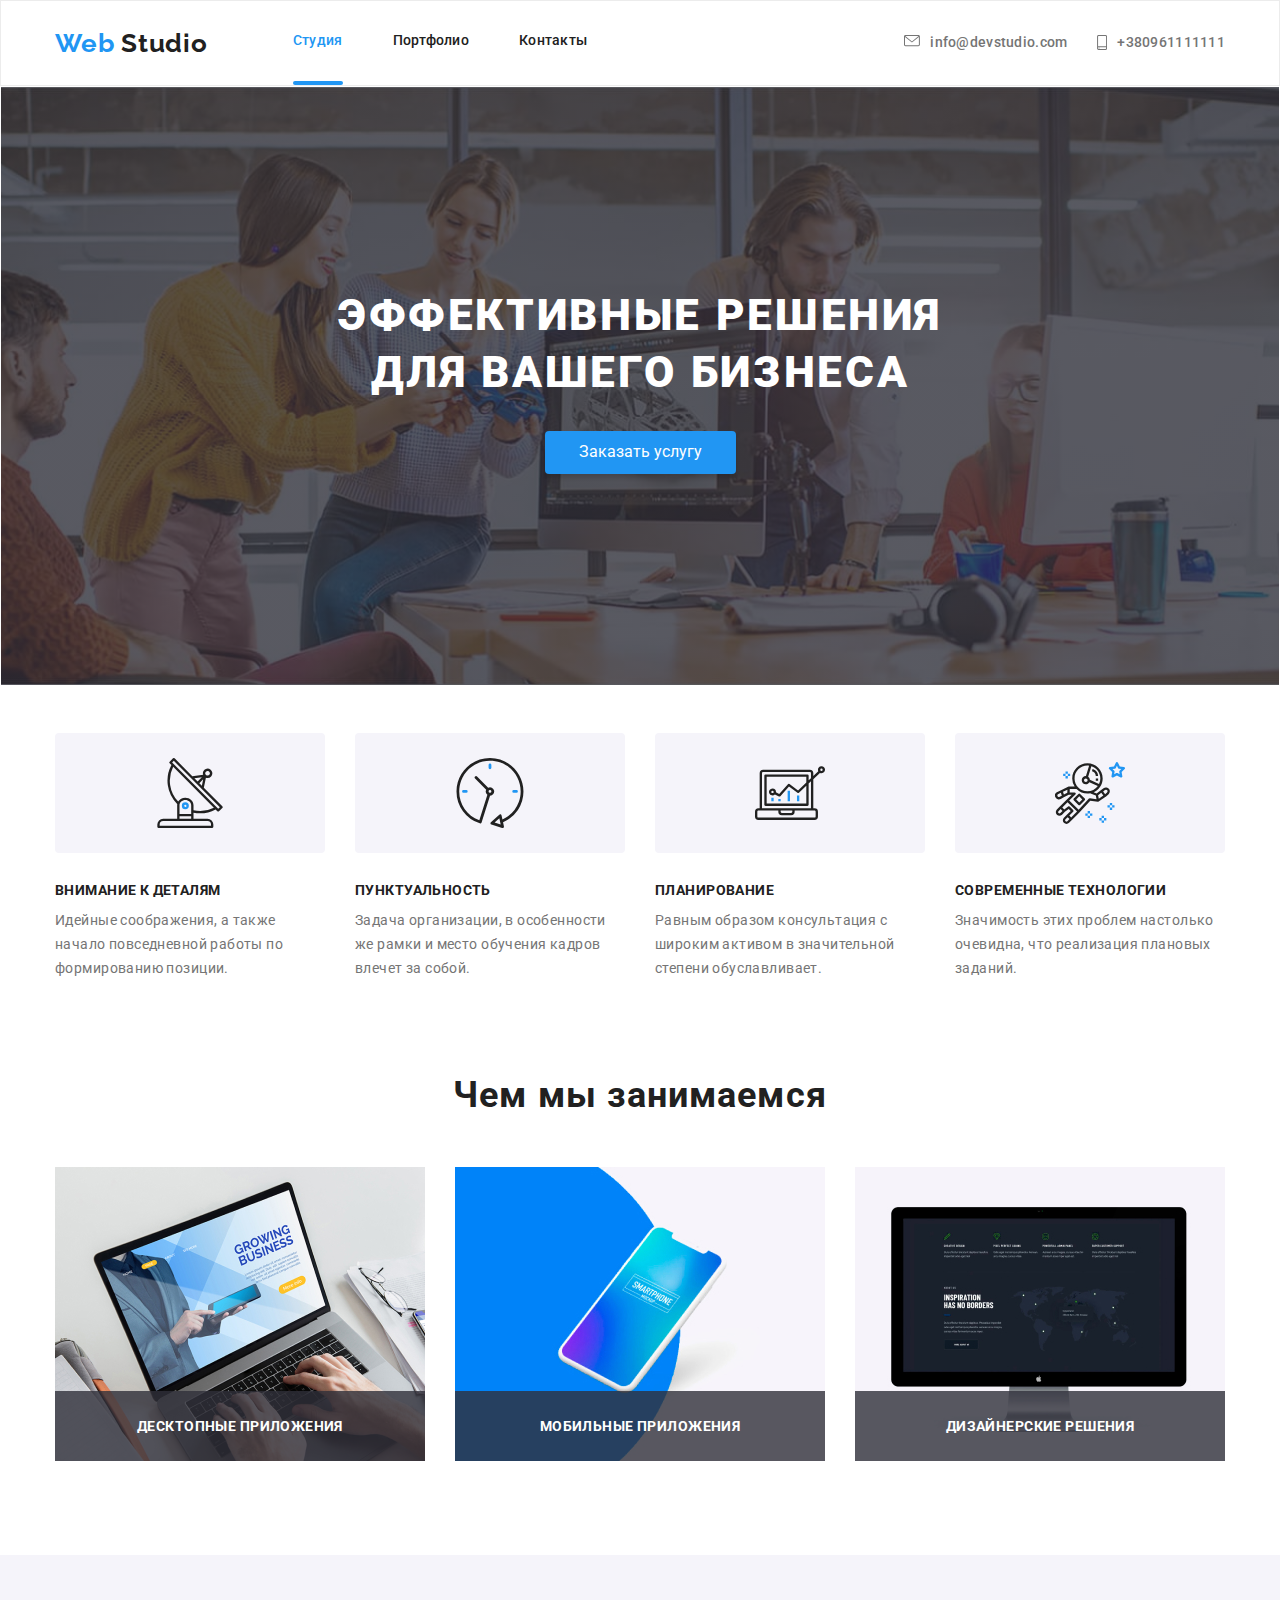
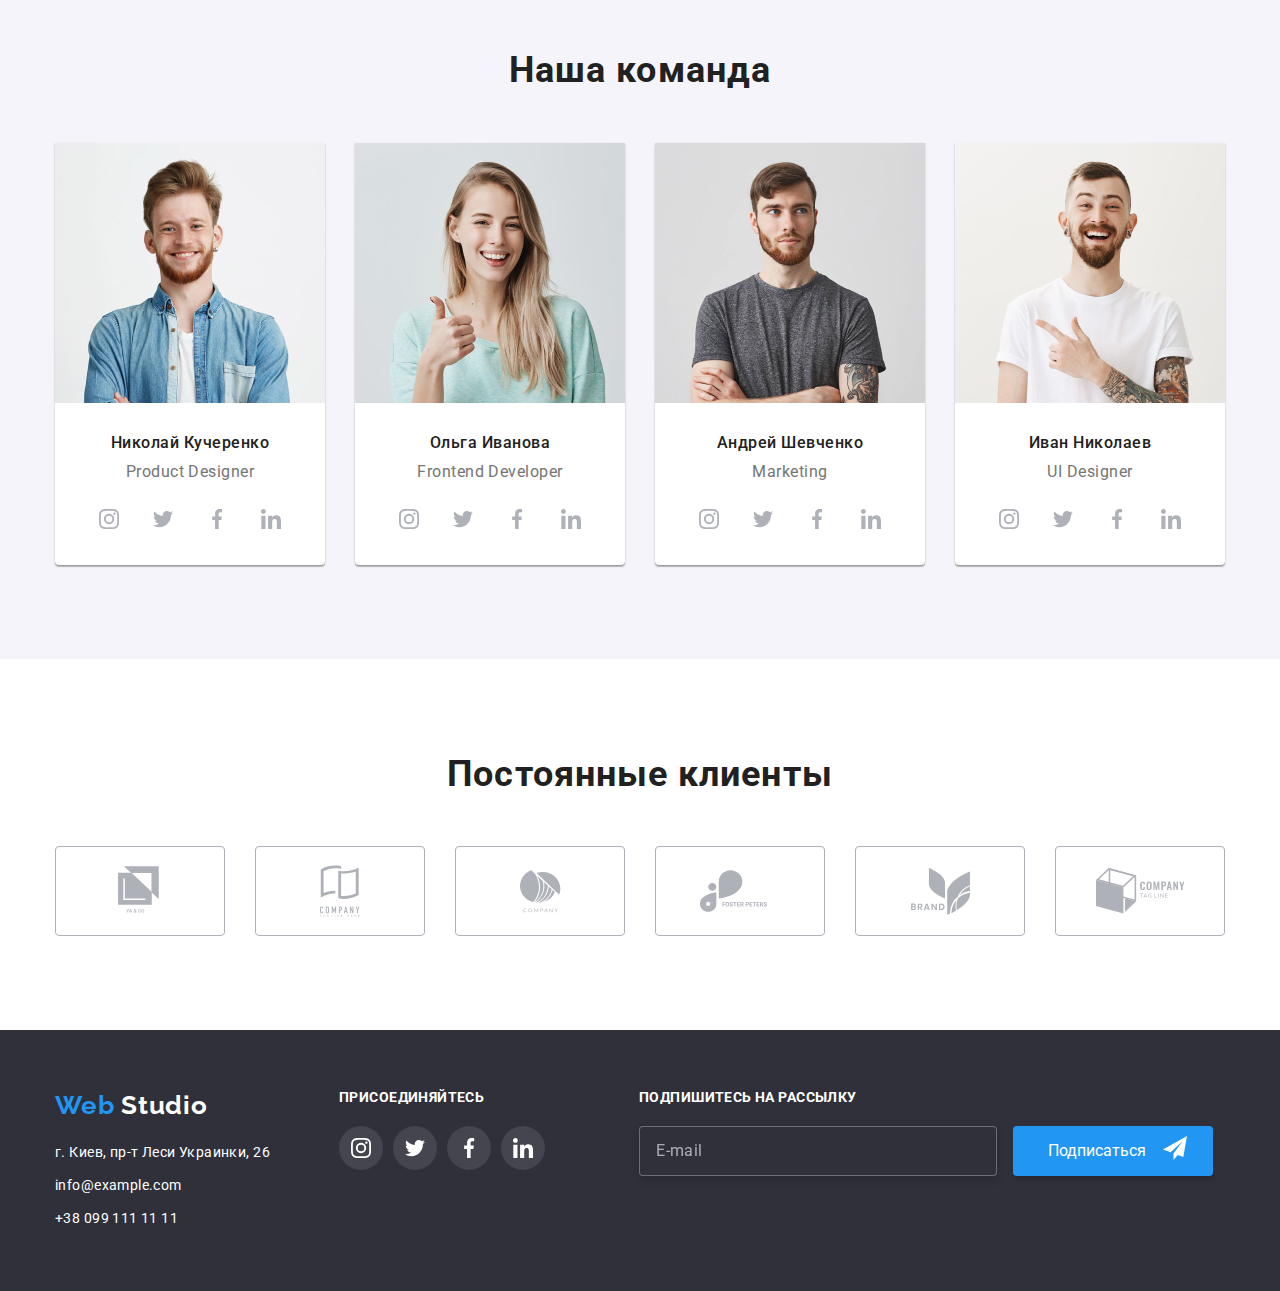
<file: index.html>
<!DOCTYPE html>
<html lang="ru">
  <head>
    <meta charset="UTF-8" />
    <meta name="viewport" content="width=device-width, initial-scale=1.0" />
    <title>Студия</title>
    <link
      href="https://fonts.googleapis.com/css2?family=Raleway:wght@700&family=Roboto:wght@400;500;700;900&display=swap"
      rel="stylesheet"
    />
    <link
      rel="stylesheet"
      href="https://cdnjs.cloudflare.com/ajax/libs/modern-normalize/0.6.0/modern-normalize.min.css"
    />
    <link rel="stylesheet" href="./styles.css" />
  </head>
  <body>
    <header class="page-header">
      <nav class="conteiner main-nav">
        <a href="./index.html" class="logo"><span>Web</span> Studio</a>

        <ul class="site-nav">
          <li class="item navigation">
            <a class="site-nav-link" href="">Студия</a>
          </li>
          <li class="item">
            <a class="site-nav-link" href="./portfolio.html">Портфолио</a>
          </li>
          <li class="item"><a class="site-nav-link" href="">Контакты</a></li>
        </ul>

        <ul class="contacts">
          <li class="contacts-item">
            <a class="contacts-link" href="">
              <svg class="envelope-icon">
                <use href="./img/sprite.svg#icon-envelope"></use>
              </svg>
              info@devstudio.com
            </a>
          </li>
          <li class="contacts-item">
            <a class="contacts-link" href="">
              <svg class="smartphone-icon">
                <use href="./img/sprite.svg#icon-smartphone"></use>
              </svg>
              +380961111111</a
            >
          </li>
        </ul>
      </nav>
    </header>
    <main>
      <section class="hero">
        <div class="conteiner">
          <h1 class="hero-title">
            Эффективные решения <br />
            для вашего бизнеса
          </h1>
          <button class="button-primary" data-modal-open>
            Заказать услугу
          </button>
        </div>
      </section>

      <section class="section">
        <div class="conteiner">
          <ul class="features-list">
            <li class="feature-list-item">
              <div class="icon">
                <svg class="antenna-icon">
                  <use href="./img/sprite1.svg#icon-antenna1"></use>
                </svg>
              </div>
              <h2 class="title">Внимание к деталям</h2>
              <p class="titel-item">
                Идейные соображения, а также начало повседневной работы по
                формированию позиции.
              </p>
            </li>
            <li class="feature-list-item">
              <div class="icon">
                <svg class="antenna-icon">
                  <use href="./img/sprite1.svg#icon-clock1"></use>
                </svg>
              </div>
              <h2 class="title">Пунктуальность</h2>
              <p class="titel-item">
                Задача организации, в особенности же рамки и место обучения
                кадров влечет за собой.
              </p>
            </li>
            <li class="feature-list-item">
              <div class="icon">
                <svg class="antenna-icon">
                  <use href="./img/sprite1.svg#icon-diagram1"></use>
                </svg>
              </div>
              <h2 class="title">Планирование</h2>
              <p class="titel-item">
                Равным образом консультация с широким активом в значительной
                степени обуславливает.
              </p>
            </li>
            <li class="feature-list-item">
              <div class="icon">
                <svg class="antenna-icon">
                  <use href="./img/sprite1.svg#icon-astronaut1"></use>
                </svg>
              </div>
              <h2 class="title">Современные технологии</h2>
              <p class="titel-item">
                Значимость этих проблем настолько очевидна, что реализация
                плановых заданий.
              </p>
            </li>
          </ul>
        </div>
        <div class="backdrop is-hidden" data-modal>
          <div class="modal">
            <button class="close-icon" data-modal-close></button>
            <form action="#">
              <h2 class="form-title">
                Оставьте свои данные, мы вам перезвоним
              </h2>
              <div class="form-field">
                <input
                  type="text"
                  name="name"
                  id="name"
                  class="form-input"
                  placeholder=" "
                />
                <label for="name" class="form-label">Имя</label>
                <span class="form-icon">
                  <svg class="person-input">
                    <use
                      href="./img/sprite-modal.svg#icon-person-black-18dp-1"
                    ></use>
                  </svg>
                </span>
              </div>
              <div class="form-field">
                <input
                  type="tel"
                  name="tel"
                  id="tel"
                  class="form-input"
                  placeholder=" "
                />
                <label for="tel" class="form-label">Телефон</label>
                <span class="form-icon">
                  <svg class="person-input">
                    <use
                      href="./img/sprite-modal.svg#icon-phone-black-18dp-1"
                    ></use>
                  </svg>
                </span>
              </div>
              <div class="form-field">
                <input
                  type="email"
                  name="mail"
                  id="mail"
                  class="form-input"
                  placeholder=" "
                />
                <label for="mail" class="form-label">Почта</label>
                <span class="form-icon">
                  <svg class="person-input">
                    <use
                      href="./img/sprite-modal.svg#icon-email-black-18dp-1"
                    ></use>
                  </svg>
                </span>
              </div>
              <div class="form-field">
                <textarea
                  name="comment"
                  id="comment"
                  class="form-textarea"
                  placeholder=" "
                ></textarea>
                <label for="comment" class="textarea-label">Комментарий</label>
              </div>
              <div class="form-field-checkbox">
                <input
                  type="checkbox"
                  name="agreement"
                  value="agreement-field"
                  id="checkbox-agreement"
                  class="form-checkbox"
                />
                <label for="checkbox-agreement" class="checkbox-label">
                  <span class="modal-form-span"
                    >Соглашаюсь с рассылкой и принимаю
                    <a class="span-aggrement" href="#"
                      >Условия договора</a
                    ></span
                  >
                </label>
              </div>

              <button class="modal-button">Отправить</button>
            </form>
          </div>
        </div>
      </section>

      <section class="section-works">
        <div class="conteiner">
          <h3 class="section-title">Чем мы занимаемся</h3>
          <ul class="works-list">
            <li class="works-list-items">
              <img
                src="./img/img.jpg"
                alt="Десктопные приложения"
                width="370"
              />
              <div class="overlay">
                <p class="works-item">Десктопные приложения</p>
              </div>
            </li>
            <li class="works-list-items">
              <img src="./img/box.jpg" alt="Мобильные приложения" width="370" />
              <div class="overlay">
                <p class="works-item">Мобильные приложения</p>
              </div>
            </li>
            <li class="works-list-items">
              <img
                src="./img/img(2).jpg"
                alt="Дизайнерские решения"
                width="370"
              />
              <div class="overlay">
                <p class="works-item">Дизайнерские решения</p>
              </div>
            </li>
          </ul>
        </div>
      </section>
      <section class="section-team">
        <div class="conteiner">
          <h4 class="section-title">Наша команда</h4>
          <ul class="team-list">
            <li class="team-list-items">
              <img src="./img/николайКучеренко.jpg" alt="" width="270" />
              <h5 class="title-name">Николай Кучеренко</h5>
              <p class="titel-item-position">Product Designer</p>
              <ul class="titel-item-link">
                <li class="item-link">
                  <a href="" class="item-link-icon">
                    <svg class="instagram-icon">
                      <use href="./img/sprite.svg#icon-instagram"></use>
                    </svg>
                  </a>
                </li>
                <li class="item-link">
                  <a href="" class="item-link-icon">
                    <svg class="twitter-icon">
                      <use href="./img/sprite.svg#icon-twitter"></use>
                    </svg>
                  </a>
                </li>
                <li class="item-link">
                  <a href="" class="item-link-icon">
                    <svg class="facebook-icon">
                      <use href="./img/sprite.svg#icon-facebook"></use>
                    </svg>
                  </a>
                </li>
                <li class="item-link">
                  <a href="" class="item-link-icon">
                    <svg class="linkedin-icon">
                      <use href="./img/sprite.svg#icon-linkedin"></use>
                    </svg>
                  </a>
                </li>
              </ul>
            </li>
            <li class="team-list-items">
              <img src="./img/ольгаИванова.jpg" alt="" width="270" />
              <h5 class="title-name">Ольга Иванова</h5>
              <p class="titel-item-position">Frontend Developer</p>
              <ul class="titel-item-link">
                <li class="item-link">
                  <a href="" class="item-link-icon">
                    <svg class="instagram-icon">
                      <use href="./img/sprite.svg#icon-instagram"></use>
                    </svg>
                  </a>
                </li>
                <li class="item-link">
                  <a href="" class="item-link-icon">
                    <svg class="twitter-icon">
                      <use href="./img/sprite.svg#icon-twitter"></use>
                    </svg>
                  </a>
                </li>
                <li class="item-link">
                  <a href="" class="item-link-icon">
                    <svg class="facebook-icon">
                      <use href="./img/sprite.svg#icon-facebook"></use>
                    </svg>
                  </a>
                </li>
                <li class="item-link">
                  <a href="" class="item-link-icon">
                    <svg class="linkedin-icon">
                      <use href="./img/sprite.svg#icon-linkedin"></use>
                    </svg>
                  </a>
                </li>
              </ul>
            </li>
            <li class="team-list-items">
              <img src="./img/андрейШевченко.jpg" alt="" width="270" />
              <h5 class="title-name">Андрей Шевченко</h5>
              <p class="titel-item-position">Marketing</p>
              <ul class="titel-item-link">
                <li class="item-link">
                  <a href="" class="item-link-icon">
                    <svg class="instagram-icon">
                      <use href="./img/sprite.svg#icon-instagram"></use>
                    </svg>
                  </a>
                </li>
                <li class="item-link">
                  <a href="" class="item-link-icon">
                    <svg class="twitter-icon">
                      <use href="./img/sprite.svg#icon-twitter"></use>
                    </svg>
                  </a>
                </li>
                <li class="item-link">
                  <a href="" class="item-link-icon">
                    <svg class="facebook-icon">
                      <use href="./img/sprite.svg#icon-facebook"></use>
                    </svg>
                  </a>
                </li>
                <li class="item-link">
                  <a href="" class="item-link-icon">
                    <svg class="linkedin-icon">
                      <use href="./img/sprite.svg#icon-linkedin"></use>
                    </svg>
                  </a>
                </li>
              </ul>
            </li>
            <li class="team-list-items">
              <img src="./img/иванНиколаев.jpg" alt="" width="270" />
              <h5 class="title-name">Иван Николаев</h5>
              <p class="titel-item-position">UI Designer</p>
              <ul class="titel-item-link">
                <li class="item-link">
                  <a href="" class="item-link-icon">
                    <svg class="instagram-icon">
                      <use href="./img/sprite.svg#icon-instagram"></use>
                    </svg>
                  </a>
                </li>
                <li class="item-link">
                  <a href="" class="item-link-icon">
                    <svg class="twitter-icon">
                      <use href="./img/sprite.svg#icon-twitter"></use>
                    </svg>
                  </a>
                </li>
                <li class="item-link">
                  <a href="" class="item-link-icon">
                    <svg class="facebook-icon">
                      <use href="./img/sprite.svg#icon-facebook"></use>
                    </svg>
                  </a>
                </li>
                <li class="item-link">
                  <a href="" class="item-link-icon">
                    <svg class="linkedin-icon">
                      <use href="./img/sprite.svg#icon-linkedin"></use>
                    </svg>
                  </a>
                </li>
              </ul>
            </li>
          </ul>
        </div>
      </section>
      <section class="section-clients">
        <div class="conteiner">
          <h6 class="section-title">Постоянные клиенты</h6>
          <ul class="clients-list">
            <li class="clients-list-item">
              <a href="" class="clients-list-item-link">
                <svg class="yaCo-icon">
                  <use href="./img/sprite.svg#icon-yaCo"></use>
                </svg>
              </a>
            </li>
            <li class="clients-list-item">
              <a href="" class="clients-list-item-link">
                <svg class="company-icon">
                  <use href="./img/sprite.svg#icon-company"></use></svg
              ></a>
            </li>
            <li class="clients-list-item">
              <a href="" class="clients-list-item-link"
                ><svg class="company2-icon">
                  <use href="./img/sprite.svg#icon-company2"></use>
                </svg>
              </a>
            </li>
            <li class="clients-list-item">
              <a href="" class="clients-list-item-link">
                <svg class="fosterPeters-icon">
                  <use href="./img/sprite.svg#icon-fosterPeters"></use>
                </svg>
              </a>
            </li>
            <li class="clients-list-item">
              <a href="" class="clients-list-item-link">
                <svg class="brand-icon">
                  <use href="./img/sprite.svg#icon-Brand"></use>
                </svg>
              </a>
            </li>
            <li class="clients-list-item">
              <a href="" class="clients-list-item-link"
                ><svg class="companyTagLine-icon">
                  <use href="./img/sprite.svg#icon-comanyTagLine"></use>
                </svg>
              </a>
            </li>
          </ul>
        </div>
      </section>
    </main>
    <footer class="footer-menu">
      <div class="conteiner">
        <div class="class">
          <div class="address">
            <a href="./index.html" class="logo-footer"
              ><span>Web</span> Studio</a
            >

            <ul class="address-list">
              <li class="address-list-link">
                <address>
                  <a
                    href="https://goo.gl/maps/jAckmCXXSxRVk9CG7"
                    target="_blank"
                    >г. Киев, пр-т Леси Украинки, 26</a
                  >
                </address>
              </li>
              <li class="address-list-link">
                <address>
                  <a href="mailto:info@example.com">info@example.com</a>
                </address>
              </li>
              <li class="address-list-link">
                <address>
                  <a href="tel:+380991111111">+38 099 111 11 11</a>
                </address>
              </li>
            </ul>
          </div>
          <div class="call-list">
            <b class="call">присоединяйтесь</b>
            <ul class="link-list">
              <li class="link-list-item">
                <a href="" class="list-item">
                  <svg class="instagram-footer">
                    <use href="./img/sprite.svg#icon-instagram"></use>
                  </svg>
                </a>
              </li>
              <li class="link-list-item">
                <a href="" class="list-item">
                  <svg class="instagram-footer">
                    <use href="./img/sprite.svg#icon-twitter"></use>
                  </svg>
                </a>
              </li>
              <li class="link-list-item">
                <a href="" class="list-item">
                  <svg class="instagram-footer">
                    <use href="./img/sprite.svg#icon-facebook"></use>
                  </svg>
                </a>
              </li>
              <li class="link-list-item">
                <a href="" class="list-item">
                  <svg class="instagram-footer">
                    <use href="./img/sprite.svg#icon-linkedin"></use>
                  </svg>
                </a>
              </li>
            </ul>
          </div>
          <div class="form-footer">
            <b class="form-call">Подпишитесь на рассылку</b>
            <form action="#">
              <input
                type="text"
                name="name"
                placeholder="E-mail"
                class="footer-input"
              />

              <button class="button-secondary">Подписаться</button>
            </form>
          </div>
        </div>
      </div>
    </footer>
    <script src="./js/modal.js"></script>
  </body>
</html>
</file>
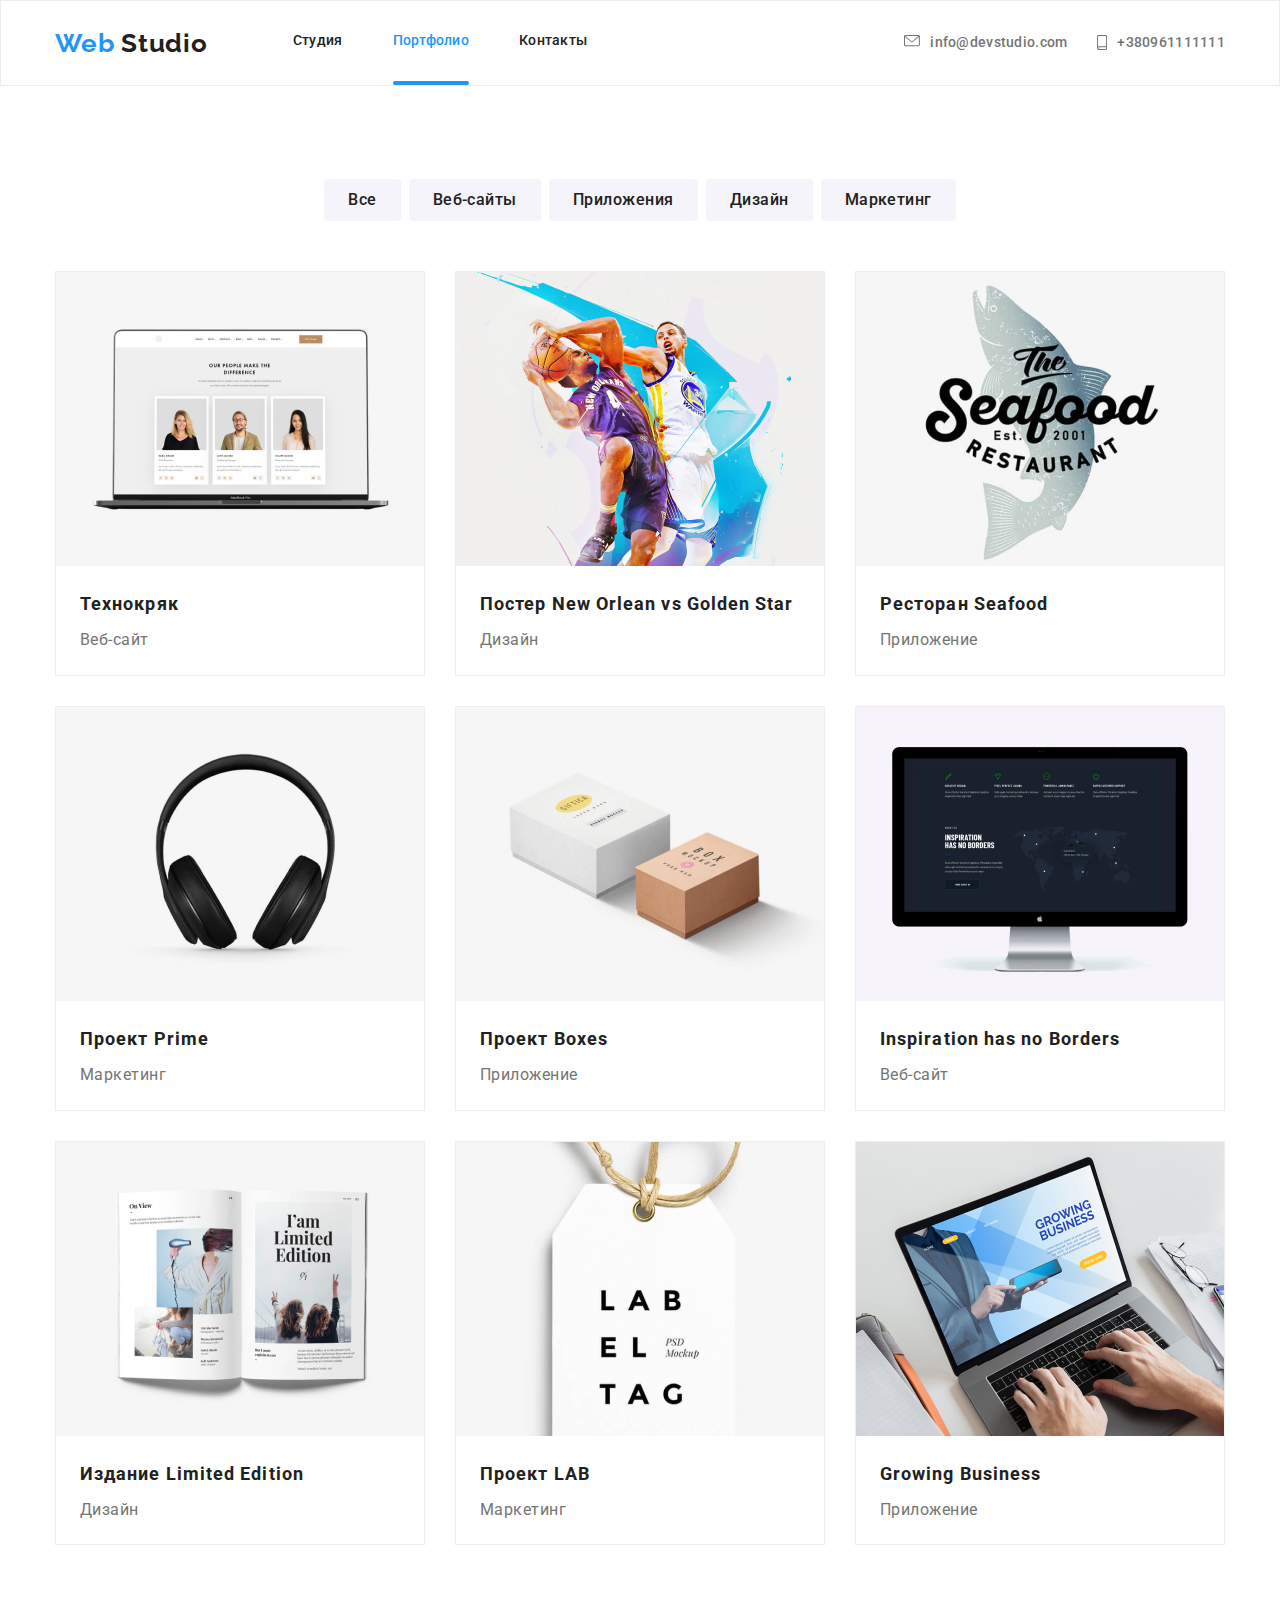
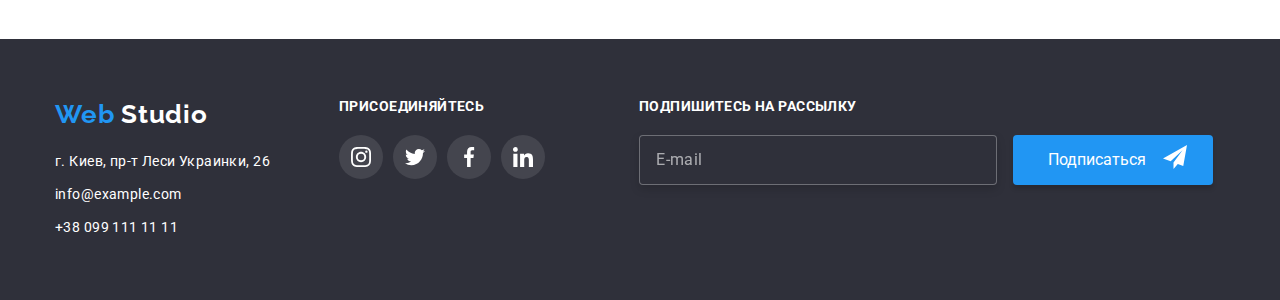
<file: portfolio.html>
<!DOCTYPE html>
<html lang="ru">
  <head>
    <meta charset="UTF-8" />
    <meta name="viewport" content="width=device-width, initial-scale=1.0" />
    <title>Портфолио</title>

    <link
      href="https://fonts.googleapis.com/css2?family=Raleway:wght@700&family=Roboto:wght@400;500;700&display=swap"
      rel="stylesheet"
    />
    <link
      rel="stylesheet"
      href="https://cdnjs.cloudflare.com/ajax/libs/modern-normalize/0.6.0/modern-normalize.min.css"
    />
    <link rel="stylesheet" href="./styles.css" />
  </head>
  <body>
    <!--шапка-->
    <header class="page-header">
      <nav class="conteiner main-nav">
        <a href="./index.html" class="logo"><span>Web</span> Studio</a>

        <ul class="site-nav">
          <li class="item">
            <a class="site-nav-link" href="./index.html">Студия</a>
          </li>
          <li class="item navigation">
            <a class="site-nav-link" href="">Портфолио</a>
          </li>
          <li class="item"><a class="site-nav-link" href="">Контакты</a></li>
        </ul>

        <ul class="contacts">
          <li class="contacts-item">
            <a class="contacts-link" href="">
              <svg class="envelope-icon">
                <use href="./img/sprite.svg#icon-envelope"></use>
              </svg>

              info@devstudio.com
            </a>
          </li>
          <li class="contacts-item">
            <a class="contacts-link" href="">
              <svg class="smartphone-icon">
                <use href="./img/sprite.svg#icon-smartphone"></use>
              </svg>
              +380961111111</a
            >
          </li>
        </ul>
      </nav>
    </header>
    <main>
      <!--работы-->
      <section class="section-filter">
        <div class="conteiner">
          <h1 hidden>works</h1>
          <ul class="button-list">
            <li class="button-list-item">
              <button class="button">Все</button>
            </li>
            <li class="button-list-item">
              <button class="button">Веб-сайты</button>
            </li>
            <li class="button-list-item">
              <button class="button">Приложения</button>
            </li>
            <li class="button-list-item">
              <button class="button">Дизайн</button>
            </li>
            <li class="button-list-item">
              <button class="button">Маркетинг</button>
            </li>
          </ul>
          <ul class="works">
            <li class="works-list-item">
              <div class="works-overlay-items">
                <a href="" class="overlay-link">
                  <div class="works-list-item-img">
                    <img src="./img/технокряк.jpg" alt="технокряк" />
                    <p class="overlay-text">
                      Технокряк это современная площадка распространения
                      коронавируса. Компании используют эту платформу для
                      цифрового шпионажа и атак на защищённые сервера
                      конкурентов.
                    </p>
                  </div>

                  <h2 class="works-title">Технокряк</h2>
                  <p class="works-titel-item">Веб-сайт</p>
                </a>
              </div>
            </li>
            <li class="works-list-item">
              <div class="works-overlay-items">
                <a href="" class="overlay-link">
                  <div class="works-list-item-img">
                    <img src="./img/постер.jpg" alt="постер" />
                    <p class="overlay-text">
                      Технокряк это современная площадка распространения
                      коронавируса. Компании используют эту платформу для
                      цифрового шпионажа и атак на защищённые сервера
                      конкурентов.
                    </p>
                  </div>

                  <h2 class="works-title">Постер New Orlean vs Golden Star</h2>
                  <p class="works-titel-item">Дизайн</p>
                </a>
              </div>
            </li>
            <li class="works-list-item">
              <div class="works-overlay-items">
                <a href="" class="overlay-link">
                  <div class="works-list-item-img">
                    <img src="./img/ресторан.jpg" alt="ресторан" />
                    <p class="overlay-text">
                      Технокряк это современная площадка распространения
                      коронавируса. Компании используют эту платформу для
                      цифрового шпионажа и атак на защищённые сервера
                      конкурентов.
                    </p>
                  </div>

                  <h2 class="works-title">Ресторан Seafood</h2>
                  <p class="works-titel-item">Приложение</p>
                </a>
              </div>
            </li>
            <li class="works-list-item">
              <div class="works-overlay-items">
                <a href="" class="overlay-link">
                  <div class="works-list-item-img">
                    <img src="./img/проект.jpg" alt="проект Prime" />
                    <p class="overlay-text">
                      Технокряк это современная площадка распространения
                      коронавируса. Компании используют эту платформу для
                      цифрового шпионажа и атак на защищённые сервера
                      конкурентов.
                    </p>
                  </div>

                  <h2 class="works-title">Проект Prime</h2>
                  <p class="works-titel-item">Маркетинг</p>
                </a>
              </div>
            </li>
            <li class="works-list-item">
              <div class="works-overlay-items">
                <a href="" class="overlay-link">
                  <div class="works-list-item-img">
                    <img src="./img/proekt-box.jpg" alt="проект Boxes" />
                    <p class="overlay-text">
                      Технокряк это современная площадка распространения
                      коронавируса. Компании используют эту платформу для
                      цифрового шпионажа и атак на защищённые сервера
                      конкурентов.
                    </p>
                  </div>

                  <h2 class="works-title">Проект Boxes</h2>
                  <p class="works-titel-item">Приложение</p>
                </a>
              </div>
            </li>
            <li class="works-list-item">
              <div class="works-overlay-items">
                <a href="" class="overlay-link">
                  <div class="works-list-item-img">
                    <img src="./img/inspiration.jpg" alt="Inspiration" />
                    <p class="overlay-text">
                      Технокряк это современная площадка распространения
                      коронавируса. Компании используют эту платформу для
                      цифрового шпионажа и атак на защищённые сервера
                      конкурентов.
                    </p>
                  </div>

                  <h2 class="works-title">Inspiration has no Borders</h2>
                  <p class="works-titel-item">Веб-сайт</p>
                </a>
              </div>
            </li>
            <li class="works-list-item">
              <div class="works-overlay-items">
                <a href="" class="overlay-link">
                  <div class="works-list-item-img">
                    <img src="./img/издание.jpg" alt="Издание" />
                    <p class="overlay-text">
                      Технокряк это современная площадка распространения
                      коронавируса. Компании используют эту платформу для
                      цифрового шпионажа и атак на защищённые сервера
                      конкурентов.
                    </p>
                  </div>

                  <h2 class="works-title">Издание Limited Edition</h2>
                  <p class="works-titel-item">Дизайн</p>
                </a>
              </div>
            </li>
            <li class="works-list-item">
              <div class="works-overlay-items">
                <a href="" class="overlay-link">
                  <div class="works-list-item-img">
                    <img src="./img/проект-лаб.jpg" alt="проект лаб" />
                    <p class="overlay-text">
                      Технокряк это современная площадка распространения
                      коронавируса. Компании используют эту платформу для
                      цифрового шпионажа и атак на защищённые сервера
                      конкурентов.
                    </p>
                  </div>

                  <h2 class="works-title">Проект LAB</h2>
                  <p class="works-titel-item">Маркетинг</p>
                </a>
              </div>
            </li>
            <li class="works-list-item">
              <div class="works-overlay-items">
                <a href="" class="overlay-link">
                  <div class="works-list-item-img">
                    <img
                      src="./img/growing-bussines.jpg"
                      alt="growing bussines"
                    />
                    <p class="overlay-text">
                      Технокряк это современная площадка распространения
                      коронавируса. Компании используют эту платформу для
                      цифрового шпионажа и атак на защищённые сервера
                      конкурентов.
                    </p>
                  </div>

                  <h2 class="works-title">Growing Business</h2>
                  <p class="works-titel-item">Приложение</p>
                </a>
              </div>
            </li>
          </ul>
        </div>
      </section>
    </main>
    <!--футер-->
    <footer class="footer-menu">
      <div class="conteiner">
        <div class="class">
          <div class="address">
            <a href="./index.html" class="logo-footer"
              ><span>Web</span> Studio</a
            >

            <ul class="address-list">
              <li class="address-list-link">
                <address>
                  <a
                    href="https://goo.gl/maps/jAckmCXXSxRVk9CG7"
                    target="_blank"
                    >г. Киев, пр-т Леси Украинки, 26</a
                  >
                </address>
              </li>
              <li class="address-list-link">
                <address>
                  <a href="mailto:info@example.com">info@example.com</a>
                </address>
              </li>
              <li class="address-list-link">
                <address>
                  <a href="tel:+380991111111">+38 099 111 11 11</a>
                </address>
              </li>
            </ul>
          </div>
          <div class="call-list">
            <b class="call">присоединяйтесь</b>
            <ul class="link-list">
              <li class="link-list-item">
                <a href="" class="list-item">
                  <svg class="instagram-footer">
                    <use href="./img/sprite.svg#icon-instagram"></use>
                  </svg>
                </a>
              </li>
              <li class="link-list-item">
                <a href="" class="list-item">
                  <svg class="instagram-footer">
                    <use href="./img/sprite.svg#icon-twitter"></use>
                  </svg>
                </a>
              </li>
              <li class="link-list-item">
                <a href="" class="list-item">
                  <svg class="instagram-footer">
                    <use href="./img/sprite.svg#icon-facebook"></use>
                  </svg>
                </a>
              </li>
              <li class="link-list-item">
                <a href="" class="list-item">
                  <svg class="instagram-footer">
                    <use href="./img/sprite.svg#icon-linkedin"></use>
                  </svg>
                </a>
              </li>
            </ul>
          </div>
          <div class="form-footer">
            <b class="form-call">Подпишитесь на рассылку</b>
            <form action="#">
              <input
                type="text"
                name="name"
                placeholder="E-mail"
                class="footer-input"
              />

              <button class="button-secondary">Подписаться</button>
            </form>
          </div>
        </div>
      </div>
    </footer>
  </body>
</html>
</file>
<file: styles.css>
:root {
  --primary-text-color: #212121;
  --title-text-color: #757575;
  --accent-color: #2196f3;
  --primary-bg-color: #ffffff;
}

body {
  background-color: var(--primary-bg-color);
  color: var(--primary-text-color);
  font-family: Roboto, sans-serif;
}

.logo {
  color: var(--primary-text-color);
  text-decoration: none;
  display: block;
  margin-right: 85px;
  font-family: Raleway, sans-serif;
  font-weight: 700;
  font-size: 26px;
  line-height: 1.19;
  letter-spacing: 0.03em;
}
.logo-footer {
  color: var(--primary-bg-color);
  display: block;
  margin-bottom: 20px;
  text-decoration: none;
  font-family: Raleway, sans-serif;
  font-weight: 700;
  font-size: 26px;
  line-height: 1.19;
  letter-spacing: 0.03em;
}
span {
  color: var(--accent-color);
}
ul {
  list-style: none;
  display: block;
  padding: 0;
  margin: 0;
}
img {
  display: block;
}
a {
  display: block;
  text-decoration: none;
}

.conteiner {
  margin-left: auto;
  margin-right: auto;
  padding-left: 15px;
  padding-right: 15px;
  width: 1200px;
  /*outline: 2px solid tomato;*/
}

/*шапка*/

.site-nav a {
  color: var(--primary-text-color);
  font-weight: 500;
  font-size: 14px;
  line-height: 1.14;
  letter-spacing: 0.02em;
}
.site-nav {
  display: flex;
}
.site-nav-link {
  display: flex;
  padding-top: 32px;
  padding-bottom: 32px;
  transition: 250ms cubic-bezier(0.4, 0, 0.2, 1);
}
.contacts-link {
  display: flex;
  padding-top: 32px;
  padding-bottom: 32px;
  transition: 250ms cubic-bezier(0.4, 0, 0.2, 1);
}
.navigation a {
  color: var(--accent-color);
}
.navigation::after {
  content: "";
  display: block;
  /*width: 47px;*/
  width: 100%;
  height: 4px;
  background-color: #2196f3;
  border-radius: 2px;
  margin-left: auto;
  margin-right: auto;
}
.site-nav .item:not(:last-child) {
  margin-right: 50px;
}
.main-nav {
  display: flex;
  align-items: center;
}
.contacts a {
  color: var(--title-text-color);
  font-weight: 500;
  font-size: 14px;
  line-height: 1.14;
  letter-spacing: 0.02em;
}
.contacts {
  display: flex;
  margin-left: auto;
}
.envelope-icon {
  width: 16px;
  height: 12px;
  margin-right: 10px;
  fill: #757575;
}
.smartphone-icon {
  width: 10px;
  height: 15px;
  margin-right: 10px;
  fill: #757575;
}
.contacts-link:hover .envelope-icon {
  fill: var(--accent-color);
}
.contacts-link:hover .smartphone-icon {
  fill: var(--accent-color);
}

.contacts .contacts-item:not(:last-child) {
  margin-right: 30px;
}
.site-nav a:hover,
.site-nav a:focus {
  color: var(--accent-color);
}
.contacts a:hover,
.contacts a:focus {
  color: var(--accent-color);
}

.hero-title {
  color: var(--primary-bg-color);
  margin-top: 0px;
  margin-bottom: 30px;
  font-style: normal;
  font-weight: 900;
  font-size: 44px;
  line-height: 1.3;
  text-align: center;
  letter-spacing: 0.06em;
  text-transform: uppercase;
}
.page-header {
  border: 1px solid #ececec;
}
.hero {
  max-width: 1600px;
  height: 600px;
  margin-left: auto;
  margin-right: auto;
  background-repeat: no-repeat;
  background-position: center;
  background-size: cover;
  padding-top: 200px;
  padding-bottom: 200px;
  text-align: center;
  border: 1px solid #ffffff;
  background-image: linear-gradient(
      to right,
      rgba(47, 48, 58, 0.8),
      rgba(47, 48, 58, 0.8)
    ),
    url(./img/Header.jpg);
}
.section {
  padding-top: 47px;
  padding-bottom: 47px;
}
.section-works {
  padding-top: 47px;
  padding-bottom: 94px;
}
.section-team {
  background-color: #f5f4fa;
  padding-top: 94px;
  padding-bottom: 94px;
}
.section-clients {
  padding-top: 94px;
  padding-bottom: 94px;
}
.section-filter {
  padding-top: 93px;
  padding-bottom: 94px;
}
.features-list,
.team-list .title {
  color: var(--primary-text-color);
}
/*внимание к деталям*/

.features-list {
  display: flex;
}
.feature-list-item:not(:last-child) {
  margin-right: 30px;
}
.icon {
  display: flex;
  justify-content: center;
  align-items: center;
  width: 270px;
  height: 120px;
  background-color: #f5f4fa;
  border-radius: 4px;
  margin-bottom: 30px;
}
.antenna-icon {
  width: 70px;
  height: 70px;
}

/*команда*/
.team-list {
  display: flex;
}
.team-list-items {
  box-shadow: 0px 2px 1px rgba(0, 0, 0, 0.2), 0px 1px 1px rgba(0, 0, 0, 0.14),
    0px 1px 3px rgba(0, 0, 0, 0.12);
  border-radius: 0px 0px 4px 4px;
  background-color: #ffffff;
}
.team-list-items:not(:last-child) {
  margin-right: 30px;
}
.clients-list {
  display: flex;
}
.works {
  display: flex;
  flex-wrap: wrap;
}

.title {
  /*margin-top: 30px;*/
  margin-bottom: 10px;
  font-style: normal;
  font-weight: 700;
  font-size: 14px;
  line-height: 1.14;
  letter-spacing: 0.03em;
  text-transform: uppercase;
}
.works-title {
  margin-top: 0;
  margin-bottom: 4px;
  margin-left: 24px;
  padding-top: 20px;
  font-style: normal;
  font-weight: bold;
  font-size: 18px;
  line-height: 2;
  letter-spacing: 0.06em;
}

/*чем мы занимаемся*/
.section-title {
  color: var(--primary-text-color);
  margin-top: 0;
  margin-bottom: 50px;
  font-style: normal;
  font-weight: 700;
  font-size: 36px;
  line-height: 1.2;
  text-align: center;
  letter-spacing: 0.03em;
}
.works-item {
  text-align: center;
  font-style: normal;
  font-weight: bold;
  font-size: 14px;
  line-height: 1.1;
  letter-spacing: 0.03em;
  text-transform: uppercase;
  color: var(--primary-bg-color);
}
.works-list {
  display: flex;
}
.overlay {
  display: flex;
  justify-content: center;
  align-items: center;
  width: 370px;
  height: 70px;
  background-color: rgba(47, 48, 58, 0.8);
  position: absolute;
  bottom: 0;
  left: 0;
}
.works-list-items {
  position: relative;
}
.works-list-items:not(:last-child) {
  margin-right: 30px;
}
.works-titel-item {
  color: var(--title-text-color);
  margin-top: 0;
  margin-bottom: 20px;
  margin-left: 24px;
  font-style: normal;
  font-weight: normal;
  font-size: 16px;
  line-height: 1.8;
  letter-spacing: 0.03em;
}
.works-list-item {
  width: 370px;
  /*width: calc((100%-60px)/3);*/
  margin-right: 30px;
  margin-bottom: 30px;
  border: 1px solid #eeeeee;
  background-color: #ffffff;
  transition: 250ms cubic-bezier(0.4, 0, 0.2, 1);
}
.works-overlay-items {
  overflow: hidden;
}

.works-overlay-items:hover .overlay-text {
  opacity: 1;
  top: 0;
  transform: translateY(0);
  background-color: var(--accent-color);
}
.works-list-item:hover {
  box-shadow: 1px 4px 6px rgba(0, 0, 0, 0.16), 0px 4px 4px rgba(0, 0, 0, 0.06),
    0px 1px 1px rgba(0, 0, 0, 0.12);
}
.works-list-item:nth-child(3n) {
  margin-right: 0;
}
.works-list-item:nth-last-child(-n + 3) {
  margin-bottom: 0;
}
.button-list {
  display: flex;
  justify-content: center;
  margin-top: 0;
  margin-bottom: 50px;
}
.works-list-item-img {
  position: relative;
  overflow: hidden;
}

.overlay-text {
  position: absolute;
  transform: translateY(100%);
  top: 0;
  left: 0;
  display: flex;
  justify-content: center;
  align-items: center;
  padding-right: 24px;
  padding-bottom: 63px;
  padding-top: 63px;
  padding-left: 24px;
  transition: transform 250ms cubic-bezier(0.4, 0, 0.2, 1);

  color: #ffffff;
  /*background-color: rgba(33, 150, 243, 0.9);*/
  opacity: 0;
  margin: 0;
  width: 100%;
  height: 100%;
  /*height: 168px;*/
  font-family: Roboto;
  font-style: normal;
  font-weight: normal;
  font-size: 18px;
  line-height: 28px;
  letter-spacing: 0.03em;
}
.overlay-link {
  color: var(--primary-text-color);
}

.button-list-item:not(:last-child) {
  margin-right: 8px;
}

.title-name {
  margin-top: 0;
  margin-bottom: 10px;
  padding-top: 30px;
  text-align: center;
  font-style: normal;
  font-weight: 500;
  font-size: 16px;
  line-height: 1.2;
  letter-spacing: 0.03em;
}
.titel-item-position {
  color: var(--title-text-color);
  margin-bottom: 16px;
  margin-top: 0;
  text-align: center;
  font-style: normal;
  font-weight: 400;
  font-size: 16px;
  line-height: 1.2;
  letter-spacing: 0.03em;
}
.titel-item {
  margin-top: 0;
  margin-bottom: 0;
  color: var(--title-text-color);
  font-style: normal;
  font-weight: 400;
  font-size: 14px;
  line-height: 1.7;
  letter-spacing: 0.03em;
}
.titel-item-link {
  display: flex;
  justify-content: center;
  margin-bottom: 24px;
}

.item-link:not(:last-child) {
  margin-right: 10px;
}
.item-link-icon {
  display: flex;
  width: 44px;
  height: 44px;
  border-radius: 50%;
  justify-content: center;
  align-items: center;
  transition: 250ms cubic-bezier(0.4, 0, 0.2, 1);
}
.instagram-icon {
  width: 20px;
  height: 20px;
  fill: #afb1b8;
}
.twitter-icon {
  width: 20px;
  height: 20px;
  fill: #afb1b8;
}
.facebook-icon {
  width: 20px;
  height: 20px;
  fill: #afb1b8;
}
.linkedin-icon {
  width: 20px;
  height: 20px;
  fill: #afb1b8;
}

.item-link-icon:hover .instagram-icon {
  fill: #ffffff;
}
.item-link-icon:hover {
  background-color: var(--accent-color);
}
.item-link-icon:hover .twitter-icon {
  fill: #ffffff;
}
.item-link-icon:hover .facebook-icon {
  fill: #ffffff;
}
.item-link-icon:hover .linkedin-icon {
  fill: #ffffff;
}
.button {
  color: var(--primary-text-color);
  background-color: #f5f4fa;
  display: block;
  border-radius: 4px;
  padding-left: 22px;
  padding-right: 22px;
  padding-bottom: 6px;
  padding-top: 6px;
  border-color: transparent;
  text-decoration: none;
  font-family: inherit;
  font-weight: 500;
  font-size: 16px;
  line-height: 26px;
  letter-spacing: 0.03em;
  transition: 250ms cubic-bezier(0.4, 0, 0.2, 1);
}

.button:hover,
.button:focus {
  color: var(--primary-bg-color);
  background-color: var(--accent-color);
}
.button-primary,
.button-secondary {
  background-color: var(--accent-color);
  color: var(--primary-bg-color);
  border-color: transparent;
  box-shadow: 0px 4px 4px rgba(0, 0, 0, 0.15);
  padding-top: 10px;
  padding-bottom: 10px;
  padding-right: 32px;
  padding-left: 32px;
  border-radius: 4px;
}
.button-secondary {
  width: 200px;
  height: 50px;
  background-image: url(./img/button-secondary.svg);
  background-repeat: no-repeat;
  background-position: 148px 8px;
  padding-top: 10px;
  padding-bottom: 10px;
  padding-right: 62px;
  padding-left: 29px;
  margin-left: auto;
  margin-right: auto;
  margin-bottom: auto;
  margin-top: auto;
}
.button-secondary::after {
  content: "";
  width: 24px;
  height: 24px;
  background-size: contain;
}

.clients-list {
  justify-content: center;
}

.clients-list-item-link {
  width: 170px;
  height: 90px;
  border: 1px solid #afb1b8;
  display: flex;
  justify-content: center;
  align-items: center;
  border-radius: 4px;
  transition: 250ms cubic-bezier(0.4, 0, 0.2, 1);
}
.clients-list-item:not(:last-child) {
  margin-right: 30px;
}
.clients-list-item-link:hover .yaCo-icon {
  fill: var(--accent-color);
}
.clients-list-item-link:hover {
  border-color: var(--accent-color);
}
.clients-list-item-link:hover .company-icon {
  fill: var(--accent-color);
}
.clients-list-item-link:hover .company2-icon {
  fill: var(--accent-color);
}
.clients-list-item-link:hover .fosterPeters-icon {
  fill: var(--accent-color);
}
.clients-list-item-link:hover .brand-icon {
  fill: var(--accent-color);
}
.clients-list-item-link:hover .companyTagLine-icon {
  fill: var(--accent-color);
}

.yaCo-icon {
  width: 45px;
  height: 50px;
  fill: #afb1b8;
}
.company-icon {
  width: 40px;
  height: 52px;
  fill: #afb1b8;
}
.company2-icon {
  width: 41px;
  height: 43px;
  fill: #afb1b8;
}
.fosterPeters-icon {
  width: 80px;
  height: 43px;
  fill: #afb1b8;
}
.brand-icon {
  width: 59px;
  height: 47px;
  fill: #afb1b8;
}
.companyTagLine-icon {
  width: 89px;
  height: 46px;
  fill: #afb1b8;
}

.team-list a,
.clients-list a {
  color: var(--title-text-color);
}
.team-list a:hover,
.team-list a:focus,
.clients-list a:hover,
.clients-list a:focus {
  color: var(--accent-color);
}
/*footer*/

.footer-menu {
  color: var(--primary-bg-color);
  background-color: #2f303a;
  padding-top: 60px;
  display: flex;

  padding-bottom: 60px;
}
.link-list {
  display: flex;
}
.link {
  text-decoration: none;
  color: var(--primary-bg-color);
}
.link-list a,
.address-list a {
  color: var(--primary-bg-color);
}
.link-list a:hover,
.link-list a:focus {
  color: var(--accent-color);
}

.address-list a {
  display: block;
  font-weight: 400;
  font-style: normal;
  font-size: 14px;
  line-height: 1.7;
  letter-spacing: 0.03em;
  text-decoration: none;
}
.address-list-link:not(:last-child) {
  margin-bottom: 9px;
}
.address {
  margin-right: 69px;
}
.class {
  display: flex;
  justify-content: baseline;
}
.call {
  display: block;
  margin-bottom: 20px;
  font-weight: 700;
  font-size: 14px;
  line-height: 1.1;
  letter-spacing: 0.03em;
  text-transform: uppercase;
}
.form-call {
  display: block;
  margin-bottom: 20px;
  margin-left: 94px;
  font-weight: 700;
  font-size: 14px;
  line-height: 1.1;
  letter-spacing: 0.03em;
  text-transform: uppercase;
}
.link-list-item:not(:last-child) {
  margin-right: 10px;
}

.list-item {
  display: flex;
  justify-content: center;
  align-items: center;
  width: 44px;
  height: 44px;
  background-color: rgba(255, 255, 255, 0.1);
  border-radius: 75%;
  background-size: 20px;
  transition: 250ms cubic-bezier(0.4, 0, 0.2, 1);
}
.instagram-footer {
  width: 20px;
  height: 20px;
  fill: #ffffff;
}
.list-item:hover {
  background-color: var(--accent-color);
}
.footer-input {
  background-color: #2f303a;
  width: 358px;
  height: 50px;
  padding-bottom: 15px;
  padding-top: 15px;
  padding-left: 16px;
  margin-right: 12px;
  margin-left: 94px;
  border: 1px solid rgba(255, 255, 255, 0.3);
  filter: drop-shadow(0px 4px 4px rgba(0, 0, 0, 0.15));
  border-radius: 4px;
  letter-spacing: 0.03em;
  color: rgba(255, 255, 255, 0.6);
}
.footer-input:focus {
  outline: none;
  border-color: rgba(255, 255, 255, 0.6);
}
.footer-input::placeholder {
  color: rgba(255, 255, 255, 0.6);
  font-weight: normal;
  font-size: 16px;
  line-height: 20px;
}
/*модальное окно*/
.backdrop {
  position: fixed;
  top: 0;
  left: 0;
  width: 100%;
  height: 100%;
  background-color: rgba(0, 0, 0, 0.2);
  z-index: 100;
  transition: 250ms cubic-bezier(0.4, 0, 0.2, 1);
}
.backdrop.is-hidden {
  opacity: 0;
  pointer-events: none;
  visibility: hidden;
}
.modal {
  position: absolute;
  top: 50%;
  left: 50%;
  transform: translate(-50%, -50%);
  width: 528px;
  height: 581px;
  background-color: #ffffff;
  box-shadow: 0px 1px 3px rgba(0, 0, 0, 0.12), 0px 1px 1px rgba(0, 0, 0, 0.14),
    0px 2px 1px rgba(0, 0, 0, 0.2);
  border-radius: 4px;
}
.form-field {
  position: relative;
  display: flex;
  flex-direction: column;
  margin-left: 40px;
  margin-right: 40px;
  margin-bottom: 20px;
}

.form-field-checkbox {
  margin-bottom: 30px;
  margin-left: 54px;
}

.form-field:not(:first-child) {
  margin-top: 28px;
}
.form-input {
  padding-left: 42px;
  padding-top: 12px;
  padding-bottom: 12px;
  border: 1px solid rgba(33, 33, 33, 0.2);
  border-radius: 4px;
}
.form-input:focus {
  outline: none;
  border-color: var(--accent-color);
}
.form-input:focus + .form-label,
.form-input:not(:placeholder-shown) + .form-label {
  color: var(--accent-color);
  transform: translate(-25px, -42px);
}
.form-textarea:focus + .textarea-label,
.form-textarea:not(:placeholder-shown) + .textarea-label {
  color: var(--accent-color);
  transform: translateY(-220%);
}
.form-textarea {
  width: 448px;
  height: 120px;
  resize: none;
  padding-left: 16px;
  padding-right: 16px;
  padding-top: 12px;
  padding-bottom: 12px;
  border: 1px solid rgba(33, 33, 33, 0.2);
  border-radius: 4px;
}
.form-textarea:focus {
  outline: none;
  border-color: var(--accent-color);
}
.form-title {
  font-family: Roboto;
  font-style: normal;
  font-weight: bold;
  font-size: 20px;
  line-height: 23px;
  text-align: center;
  letter-spacing: 0.03em;
  margin-top: 40px;
  margin-bottom: 30px;
  margin-left: 40px;
  margin-right: 40px;
}
.form-label {
  position: absolute;
  top: 50%;
  left: 42px;
  transform: translateY(-50%);
  transition: 250ms cubic-bezier(0.4, 0, 0.2, 1);
  font-family: Roboto;
  font-style: normal;
  font-weight: normal;
  font-size: 14px;
  line-height: 16px;
  letter-spacing: 0.01em;
  color: #757575;
}
.textarea-label {
  position: absolute;
  top: 16px;
  left: 16px;
  transform: translateY(-50%);
  transition: 250ms cubic-bezier(0.4, 0, 0.2, 1);
  font-family: Roboto;
  font-style: normal;
  font-weight: normal;
  font-size: 14px;
  line-height: 16px;
  letter-spacing: 0.01em;
  color: #757575;
}
.form-icon {
  position: absolute;
  top: 50%;
  transform: translateY(-50%);
  left: 16px;
}

.form-input:focus ~ .form-icon {
  fill: var(--accent-color);
}
.person-input {
  width: 18px;
  height: 18px;
}
.span-aggrement {
  display: inline-block;
  text-decoration: underline;
  color: #2196f3;
}
.modal-form-span {
  font-family: Roboto;
  font-style: normal;
  font-weight: normal;
  font-size: 14px;
  line-height: 24px;
  letter-spacing: 0.03em;
  color: #757575;
}
.modal-button {
  width: 200px;
  height: 50px;
  padding-left: 56px;
  padding-right: 55px;
  padding-top: 10px;
  padding-bottom: 10px;
  font-family: Roboto;
  font-style: normal;
  font-weight: bold;
  font-size: 16px;
  line-height: 30px;
  letter-spacing: 0.06em;
  background-color: var(--accent-color);
  color: var(--primary-bg-color);
  border-color: transparent;
  box-shadow: 0px 4px 4px rgba(0, 0, 0, 0.15);
  border-radius: 4px;
  display: flex;
  align-items: center;
  text-align: center;
  margin-left: auto;
  margin-right: auto;
  margin-bottom: auto;
  margin-top: auto;
}

.form-checkbox {
  /*width: 16px;
  height: 15px;*/
  appearance: none;
  position: absolute;
}

/*.checkbox-icon {
  display: inline-block;
  width: 16px;
  height: 15px;
  margin-right: 7px;
  background-color: #ffffff;
  border: 2px solid black;
  border-radius: 2px;
}*/
.form-checkbox:checked + .checkbox-label::before {
  background-color: #2196f3;
  background-image: url(./img/icon-checkbox.svg);
  background-size: contain;
  border-color: var(--accent-color);
  background-origin: border-box;
}
.checkbox-label::before {
  content: "";
  display: inline-block;
  width: 16px;
  height: 15px;
  margin-right: 7px;
  background-color: #ffffff;
  border: 2px solid black;
  border-radius: 2px;
}
.checkbox-label {
  display: flex;
  align-items: center;
}
.close-icon {
  position: absolute;
  top: 8px;
  left: 490px;
  width: 30px;
  height: 30px;
  border-radius: 50%;
  background-color: transparent;
  outline: none;
  border: 1px solid rgba(0, 0, 0, 0.1);
  background-image: url(./img/close-button.svg);
  background-repeat: no-repeat;
  background-position: center;
}
</file>
